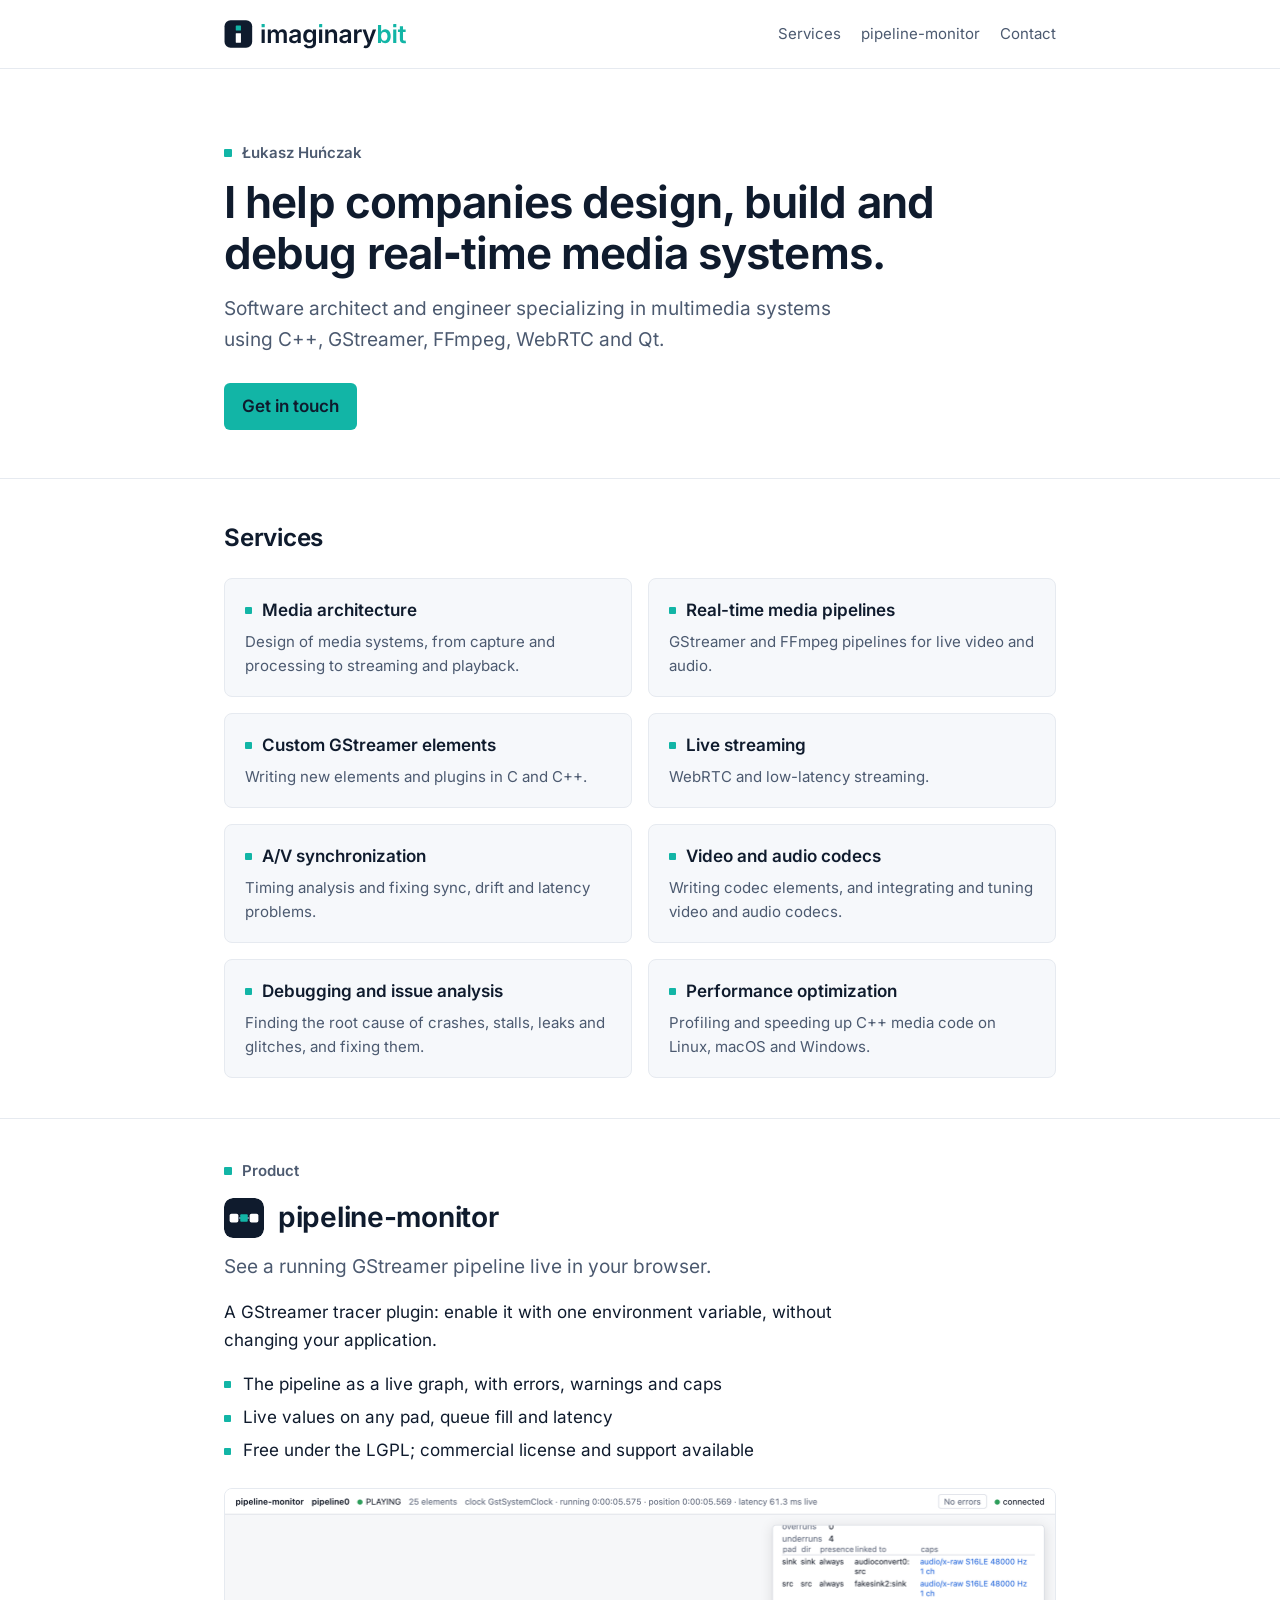
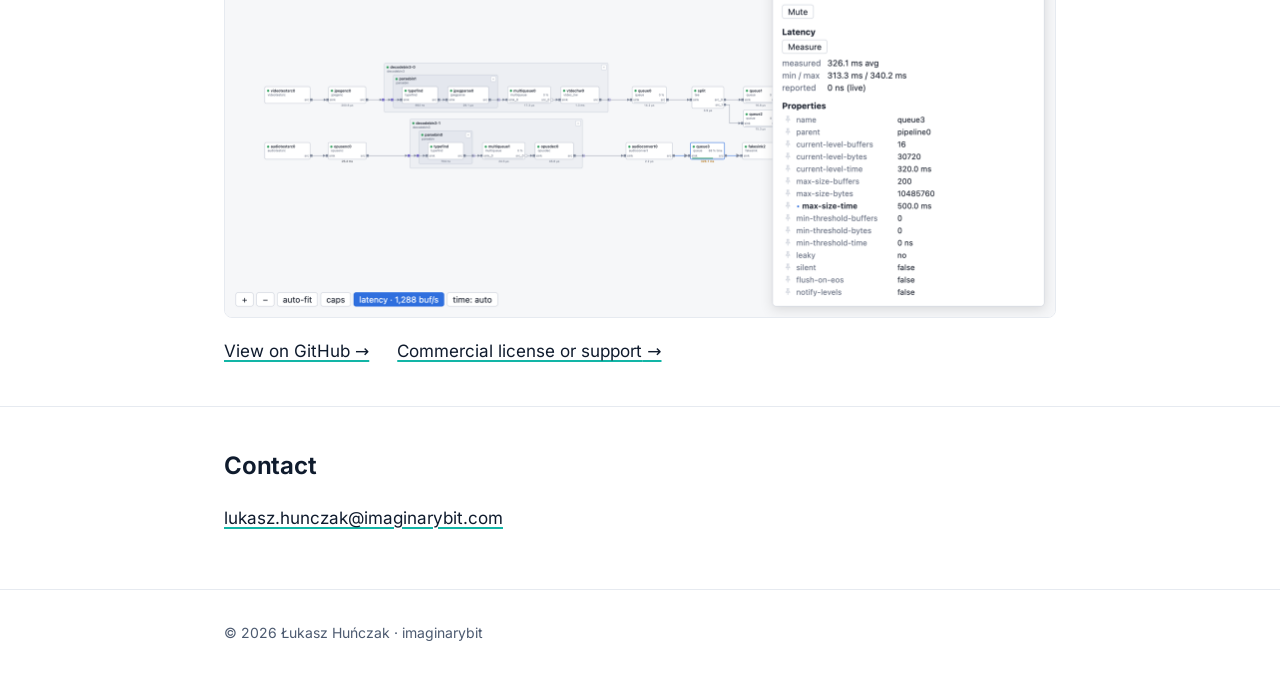
<file: index.html>
<!doctype html>
<html lang="en">
<head>
<meta charset="utf-8">
<meta name="viewport" content="width=device-width, initial-scale=1">
<title>imaginarybit – Łukasz Huńczak, real-time media systems</title>
<meta name="description" content="Software architect and engineer for real-time media systems: C++, GStreamer, FFmpeg, WebRTC and Qt.">
<link rel="canonical" href="https://imaginarybit.com/">
<link rel="icon" href="favicon-32.png" type="image/png" sizes="32x32">
<link rel="icon" href="favicon.svg" type="image/svg+xml">
<link rel="apple-touch-icon" href="apple-touch-icon.png">
<meta name="theme-color" content="#ffffff" media="(prefers-color-scheme: light)">
<meta name="theme-color" content="#0f1b2d" media="(prefers-color-scheme: dark)">
<meta property="og:type" content="website">
<meta property="og:site_name" content="imaginarybit">
<meta property="og:title" content="imaginarybit – Łukasz Huńczak, real-time media systems">
<meta property="og:description" content="I help companies design, build and debug real-time media systems.">
<meta property="og:url" content="https://imaginarybit.com/">
<meta property="og:image" content="https://imaginarybit.com/images/imaginarybit-icon-512.png">
<link rel="preload" href="fonts/inter-latin.woff2" as="font" type="font/woff2" crossorigin>
<link rel="stylesheet" href="style.css">
</head>
<body>
<header class="top">
  <div class="wrap">
    <a class="brand" href="/" aria-label="imaginarybit, home">
      <picture>
        <source srcset="images/imaginarybit-logo-dark.svg" media="(prefers-color-scheme: dark)">
        <img src="images/imaginarybit-logo-light.svg" alt="imaginarybit" width="183" height="30">
      </picture>
    </a>
    <nav>
      <a href="#services">Services</a>
      <a href="#pipeline-monitor">pipeline-monitor</a>
      <a href="#contact">Contact</a>
    </nav>
  </div>
</header>

<main>
  <div class="wrap hero">
    <p class="eyebrow">Łukasz Huńczak</p>
    <h1>I help companies design, build and debug real&#8209;time media systems.</h1>
    <p class="lead">Software architect and engineer specializing in multimedia
      systems using C++, GStreamer, FFmpeg, WebRTC and Qt.</p>
    <a class="button" href="#contact">Get in touch</a>
  </div>

  <section id="services">
    <div class="wrap">
      <h2>Services</h2>
      <ul class="services">
        <li>
          <h3>Media architecture</h3>
          <p>Design of media systems, from capture and processing to
            streaming and playback.</p>
        </li>
        <li>
          <h3>Real-time media pipelines</h3>
          <p>GStreamer and FFmpeg pipelines for live video and audio.</p>
        </li>
        <li>
          <h3>Custom GStreamer elements</h3>
          <p>Writing new elements and plugins in C and C++.</p>
        </li>
        <li>
          <h3>Live streaming</h3>
          <p>WebRTC and low-latency streaming.</p>
        </li>
        <li>
          <h3>A/V synchronization</h3>
          <p>Timing analysis and fixing sync, drift and latency problems.</p>
        </li>
        <li>
          <h3>Video and audio codecs</h3>
          <p>Writing codec elements, and integrating and tuning video and
            audio codecs.</p>
        </li>
        <li>
          <h3>Debugging and issue analysis</h3>
          <p>Finding the root cause of crashes, stalls, leaks and glitches,
            and fixing them.</p>
        </li>
        <li>
          <h3>Performance optimization</h3>
          <p>Profiling and speeding up C++ media code on Linux, macOS and
            Windows.</p>
        </li>
      </ul>
    </div>
  </section>

  <section id="pipeline-monitor">
    <div class="wrap">
      <p class="eyebrow">Product</p>
      <h2 class="product-name"><img src="images/pipeline-monitor-icon.svg"
        width="40" height="40" alt="">pipeline-monitor</h2>
      <p class="lead">See a running GStreamer pipeline live in your browser.</p>
      <p>A GStreamer tracer plugin: enable it with one environment variable,
        without changing your application.</p>
      <ul class="points">
        <li>The pipeline as a live graph, with errors, warnings and caps</li>
        <li>Live values on any pad, queue fill and latency</li>
        <li>Free under the LGPL; commercial license and support available</li>
      </ul>
      <a class="shot" href="https://github.com/imgbit/pipeline-monitor">
        <img src="images/pipeline-monitor.webp" width="1664" height="858"
          loading="lazy" alt="pipeline-monitor showing a running pipeline as a graph, with latency under every element and the details of a queue">
      </a>
      <p class="links">
        <a href="https://github.com/imgbit/pipeline-monitor">View on GitHub</a>
        <a href="mailto:lukasz.hunczak@imaginarybit.com?subject=pipeline-monitor">Commercial license or support</a>
      </p>
    </div>
  </section>

  <section id="contact">
    <div class="wrap">
      <h2>Contact</h2>
      <p><a href="mailto:lukasz.hunczak@imaginarybit.com">lukasz.hunczak@imaginarybit.com</a></p>
    </div>
  </section>
</main>

<footer>
  <div class="wrap">© 2026 Łukasz Huńczak · imaginarybit</div>
</footer>
</body>
</html>
</file>
<file: style.css>
/* Inter (SIL Open Font License 1.1, see fonts/OFL.txt), served from this site. */
@font-face {
  font-family: "Inter Variable";
  font-style: normal;
  font-display: swap;
  font-weight: 100 900;
  src: url(fonts/inter-latin-ext.woff2) format("woff2-variations");
  unicode-range: U+0100-02BA, U+02BD-02C5, U+02C7-02CC, U+02CE-02D7, U+02DD-02FF,
    U+0304, U+0308, U+0329, U+1D00-1DBF, U+1E00-1E9F, U+1EF2-1EFF, U+2020,
    U+20A0-20AB, U+20AD-20C0, U+2113, U+2C60-2C7F, U+A720-A7FF;
}

@font-face {
  font-family: "Inter Variable";
  font-style: normal;
  font-display: swap;
  font-weight: 100 900;
  src: url(fonts/inter-latin.woff2) format("woff2-variations");
  unicode-range: U+0000-00FF, U+0131, U+0152-0153, U+02BB-02BC, U+02C6, U+02DA,
    U+02DC, U+0304, U+0308, U+0329, U+2000-206F, U+20AC, U+2122, U+2191,
    U+2193, U+2212, U+2215, U+FEFF, U+FFFD;
}

/* Brand v1: ink #0f1b2d, teal #12b5a6, slate #6b7a90, grey #e6eaf0. */
:root {
  --bg: #ffffff;
  --fg: #0f1b2d;
  --muted: #4c5a70;
  --line: #e6eaf0;
  --card: #f6f8fb;
  --teal: #12b5a6;
  --link: #0f1b2d;
  --button-bg: #12b5a6;
  --button-fg: #0f1b2d;
  --font: "Inter Variable", system-ui, -apple-system, "Segoe UI", Roboto,
    sans-serif;
  color-scheme: light dark;
}

@media (prefers-color-scheme: dark) {
  :root {
    --bg: #0f1b2d;
    --fg: #ffffff;
    --muted: #a9b5c7;
    --line: #22314a;
    --card: #142339;
    --link: #12b5a6;
  }
}

* { box-sizing: border-box; }

html { scroll-behavior: smooth; }

body {
  margin: 0;
  background: var(--bg);
  color: var(--fg);
  font: 17px/1.6 var(--font);
  -webkit-text-size-adjust: 100%;
}

a {
  color: var(--link);
  text-decoration-color: var(--teal);
  text-decoration-thickness: 2px;
  text-underline-offset: 3px;
}
a:hover { color: var(--teal); }

.wrap {
  max-width: 880px;
  margin: 0 auto;
  padding: 0 24px;
}

header.top {
  border-bottom: 1px solid var(--line);
}

header.top .wrap {
  display: flex;
  align-items: center;
  justify-content: space-between;
  gap: 16px;
  min-height: 68px;
}

.brand { display: block; line-height: 0; }
.brand img { display: block; height: 30px; width: auto; }

nav { display: flex; gap: 20px; flex-wrap: wrap; }
nav a { color: var(--muted); text-decoration: none; font-size: 15px; }
nav a:hover { color: var(--fg); }

.hero { padding-top: 72px; padding-bottom: 48px; }

.eyebrow {
  margin: 0 0 12px;
  font-size: 15px;
  font-weight: 600;
  color: var(--muted);
}

.eyebrow::before {
  content: "";
  display: inline-block;
  width: 8px;
  height: 8px;
  margin-right: 10px;
  border-radius: 1px;
  background: var(--teal);
  vertical-align: 1px;
}

.hero h1 {
  margin: 0 0 16px;
  max-width: 760px;
  font-size: clamp(30px, 5.5vw, 44px);
  font-weight: 650;
  line-height: 1.15;
  letter-spacing: -0.02em;
}

.lead {
  margin: 0 0 28px;
  max-width: 640px;
  font-size: 19px;
  color: var(--muted);
}

.button {
  display: inline-block;
  padding: 10px 18px;
  border-radius: 6px;
  background: var(--button-bg);
  color: var(--button-fg);
  font-weight: 600;
  text-decoration: none;
}
.button:hover { color: var(--button-fg); filter: brightness(1.08); }

section { padding: 40px 0; border-top: 1px solid var(--line); }

h2 {
  margin: 0 0 20px;
  font-size: 24px;
  font-weight: 650;
  letter-spacing: -0.01em;
}

.services {
  display: grid;
  grid-template-columns: repeat(2, 1fr);
  gap: 16px;
  margin: 0;
  padding: 0;
  list-style: none;
}

.services li {
  padding: 18px 20px;
  background: var(--card);
  border: 1px solid var(--line);
  border-radius: 8px;
}

.services h3 {
  margin: 0 0 6px;
  font-size: 17px;
  font-weight: 600;
}

.services h3::before {
  content: "";
  display: inline-block;
  width: 7px;
  height: 7px;
  margin-right: 10px;
  border-radius: 1px;
  background: var(--teal);
  vertical-align: 2px;
}

.services p { margin: 0; color: var(--muted); font-size: 15px; }

.product-name {
  display: flex;
  align-items: center;
  gap: 14px;
  margin-bottom: 12px;
  font-size: 28px;
}

.product-name img { flex: none; border-radius: 9px; }

#pipeline-monitor .lead { margin-bottom: 12px; }
#pipeline-monitor p { max-width: 640px; }

.points {
  margin: 16px 0 24px;
  padding: 0;
  list-style: none;
}

.points li {
  position: relative;
  margin: 6px 0;
  padding-left: 19px;
}

.points li::before {
  content: "";
  position: absolute;
  left: 0;
  top: 0.62em;
  width: 7px;
  height: 7px;
  border-radius: 1px;
  background: var(--teal);
}

.shot { display: block; }

.shot img {
  display: block;
  width: 100%;
  height: auto;
  border: 1px solid var(--line);
  border-radius: 8px;
}

.links {
  display: flex;
  flex-wrap: wrap;
  gap: 8px 28px;
  margin: 20px 0 0;
}

.links a::after { content: " →"; }

footer {
  padding: 32px 0 48px;
  border-top: 1px solid var(--line);
  color: var(--muted);
  font-size: 14px;
}

@media (max-width: 560px) {
  body { font-size: 16px; }
  .wrap { padding: 0 16px; }
  .services { grid-template-columns: 1fr; }
  header.top .wrap {
    flex-direction: column;
    align-items: flex-start;
    gap: 8px;
    padding-top: 14px;
    padding-bottom: 12px;
  }
  .brand img { height: 26px; }
  nav { gap: 16px; }
  .hero { padding-top: 40px; padding-bottom: 32px; }
}
</file>
